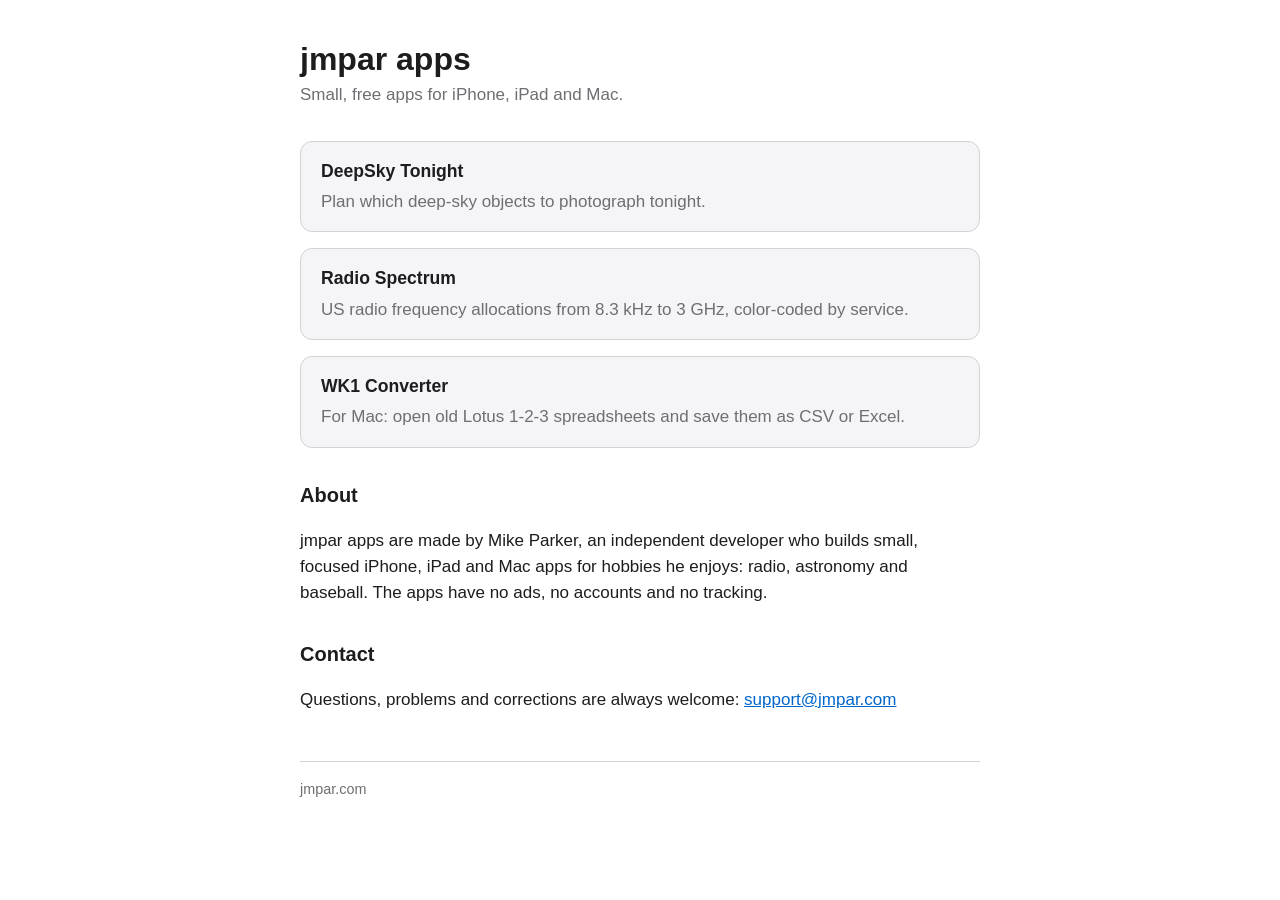
<file: index.html>
<!DOCTYPE html>
<html lang="en">
<head>
  <meta charset="utf-8">
  <meta name="viewport" content="width=device-width, initial-scale=1">
  <title>jmpar apps</title>
  <link rel="stylesheet" href="/style.css">
</head>
<body>
  <header>
    <h1>jmpar apps</h1>
    <p class="lead">Small, free apps for iPhone, iPad and Mac.</p>
  </header>

  <main>
    <a class="card" href="/astrotonight/">
      <h3>DeepSky Tonight</h3>
      <p>Plan which deep-sky objects to photograph tonight.</p>
    </a>

    <a class="card" href="/radio-spectrum/">
      <h3>Radio Spectrum</h3>
      <p>US radio frequency allocations from 8.3 kHz to 3 GHz, color-coded by service.</p>
    </a>

    <a class="card" href="/wk1-converter/">
      <h3>WK1 Converter</h3>
      <p>For Mac: open old Lotus 1-2-3 spreadsheets and save them as CSV or Excel.</p>
    </a>

    <h2>About</h2>
    <p>jmpar apps are made by Mike Parker, an independent developer who builds small, focused iPhone,
      iPad and Mac apps for hobbies he enjoys: radio, astronomy and baseball. The apps have no ads, no accounts and
      no tracking.</p>

    <h2>Contact</h2>
    <p>Questions, problems and corrections are always welcome: <a href="mailto:support@jmpar.com">support@jmpar.com</a></p>
  </main>

  <footer>jmpar.com</footer>
</body>
</html>
</file>
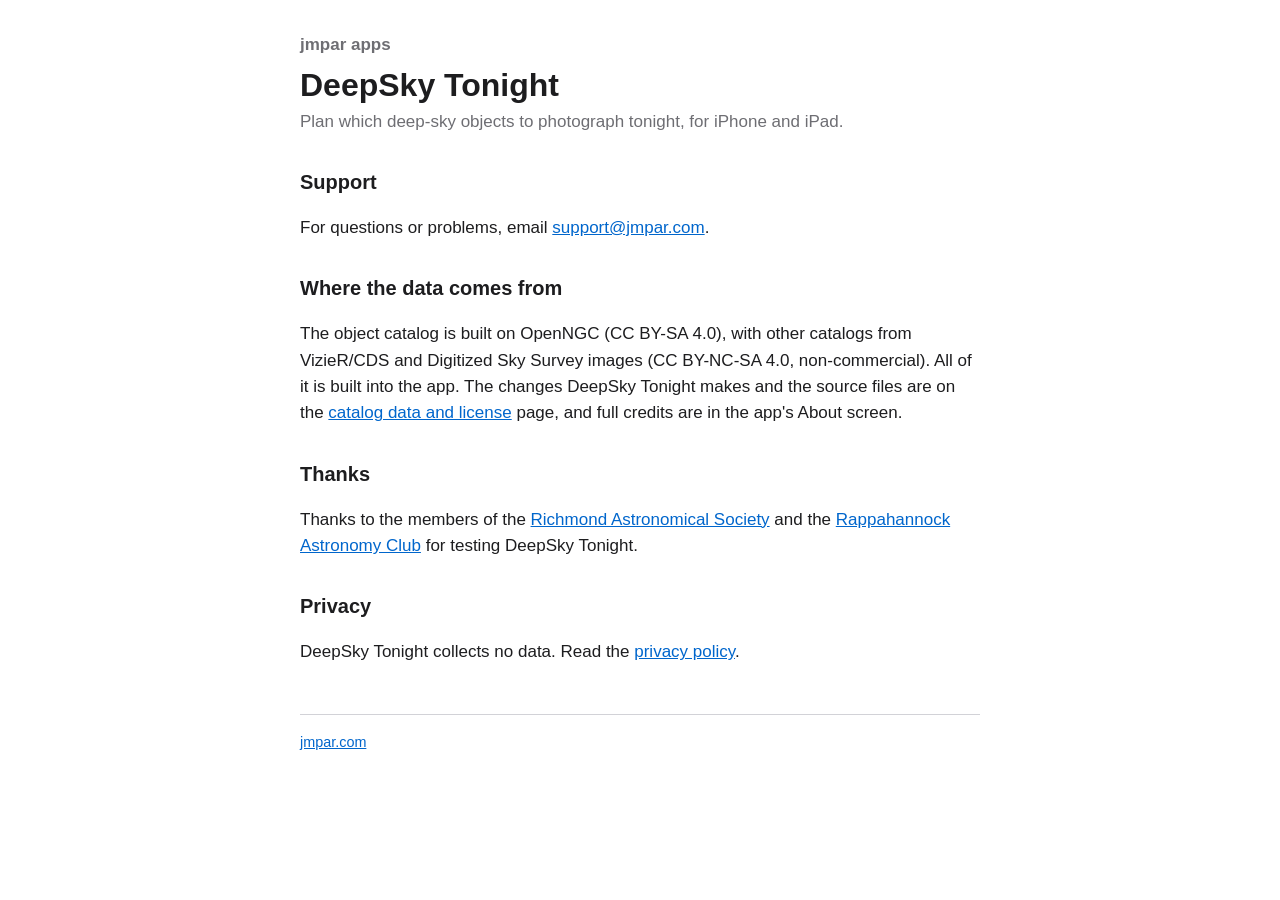
<file: astrotonight/index.html>
<!DOCTYPE html>
<html lang="en">
<head>
  <meta charset="utf-8">
  <meta name="viewport" content="width=device-width, initial-scale=1">
  <title>DeepSky Tonight Support</title>
  <link rel="stylesheet" href="/style.css">
</head>
<body>
  <header>
    <a class="site" href="/">jmpar apps</a>
    <h1>DeepSky Tonight</h1>
    <p class="lead">Plan which deep-sky objects to photograph tonight, for iPhone and iPad.</p>
  </header>

  <main>
    <h2>Support</h2>
    <p>For questions or problems, email <a href="mailto:support@jmpar.com?subject=DeepSky%20Tonight">support@jmpar.com</a>.</p>

    <h2>Where the data comes from</h2>
    <p>The object catalog is built on OpenNGC (CC BY-SA 4.0), with other catalogs from VizieR/CDS and
      Digitized Sky Survey images (CC BY-NC-SA 4.0, non-commercial). All of it is built into the app. The changes DeepSky Tonight makes and the
      source files are on the <a href="/astrotonight/catalog-data/">catalog data and license</a> page, and full
      credits are in the app's About screen.</p>

    <h2>Thanks</h2>
    <p>Thanks to the members of the <a href="https://richastro.org/">Richmond Astronomical Society</a>
      and the <a href="https://raclub.org/">Rappahannock Astronomy Club</a> for testing DeepSky Tonight.</p>

    <h2>Privacy</h2>
    <p>DeepSky Tonight collects no data. Read the <a href="/astrotonight/privacy/">privacy policy</a>.</p>
  </main>

  <footer><a href="/">jmpar.com</a></footer>
</body>
</html>
</file>
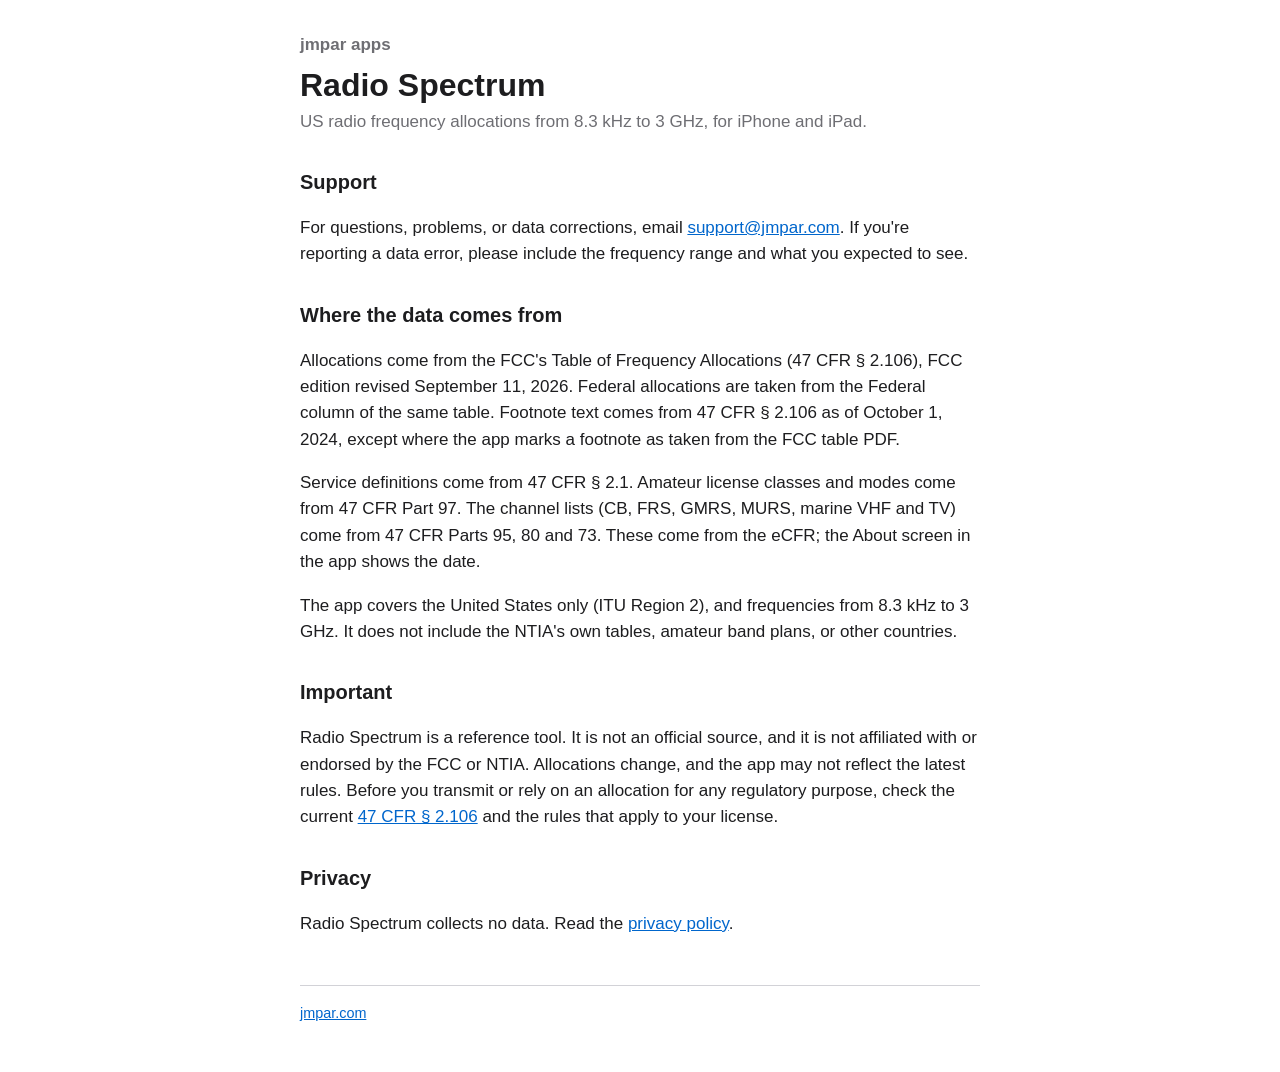
<file: radio-spectrum/index.html>
<!DOCTYPE html>
<html lang="en">
<head>
  <meta charset="utf-8">
  <meta name="viewport" content="width=device-width, initial-scale=1">
  <title>Radio Spectrum Support</title>
  <link rel="stylesheet" href="/style.css">
</head>
<body>
  <header>
    <a class="site" href="/">jmpar apps</a>
    <h1>Radio Spectrum</h1>
    <p class="lead">US radio frequency allocations from 8.3 kHz to 3 GHz, for iPhone and iPad.</p>
  </header>

  <main>
    <h2>Support</h2>
    <p>For questions, problems, or data corrections, email
      <a href="mailto:support@jmpar.com?subject=Radio%20Spectrum">support@jmpar.com</a>.
      If you're reporting a data error, please include the frequency range and what you expected to see.</p>

    <h2>Where the data comes from</h2>
    <p>Allocations come from the FCC's Table of Frequency Allocations (47 CFR § 2.106), FCC edition revised
      September 11, 2026. Federal allocations are taken from the Federal column of the same table. Footnote
      text comes from 47 CFR § 2.106 as of October 1, 2024, except where the app marks a footnote as taken
      from the FCC table PDF.</p>
    <p>Service definitions come from 47 CFR § 2.1. Amateur license classes and modes come from 47 CFR
      Part 97. The channel lists (CB, FRS, GMRS, MURS, marine VHF and TV) come from 47 CFR Parts 95, 80
      and 73. These come from the eCFR; the About screen in the app shows the date.</p>
    <p>The app covers the United States only (ITU Region 2), and frequencies from 8.3 kHz to 3 GHz. It
      does not include the NTIA's own tables, amateur band plans, or other countries.</p>

    <h2>Important</h2>
    <p>Radio Spectrum is a reference tool. It is not an official source, and it is not affiliated with or
      endorsed by the FCC or NTIA. Allocations change, and the app may not reflect the latest rules.
      Before you transmit or rely on an allocation for any regulatory purpose, check the current
      <a href="https://www.ecfr.gov/current/title-47/chapter-I/subchapter-A/part-2/subpart-B/section-2.106">47 CFR § 2.106</a>
      and the rules that apply to your license.</p>

    <h2>Privacy</h2>
    <p>Radio Spectrum collects no data. Read the <a href="/radio-spectrum/privacy/">privacy policy</a>.</p>
  </main>

  <footer><a href="/">jmpar.com</a></footer>
</body>
</html>
</file>
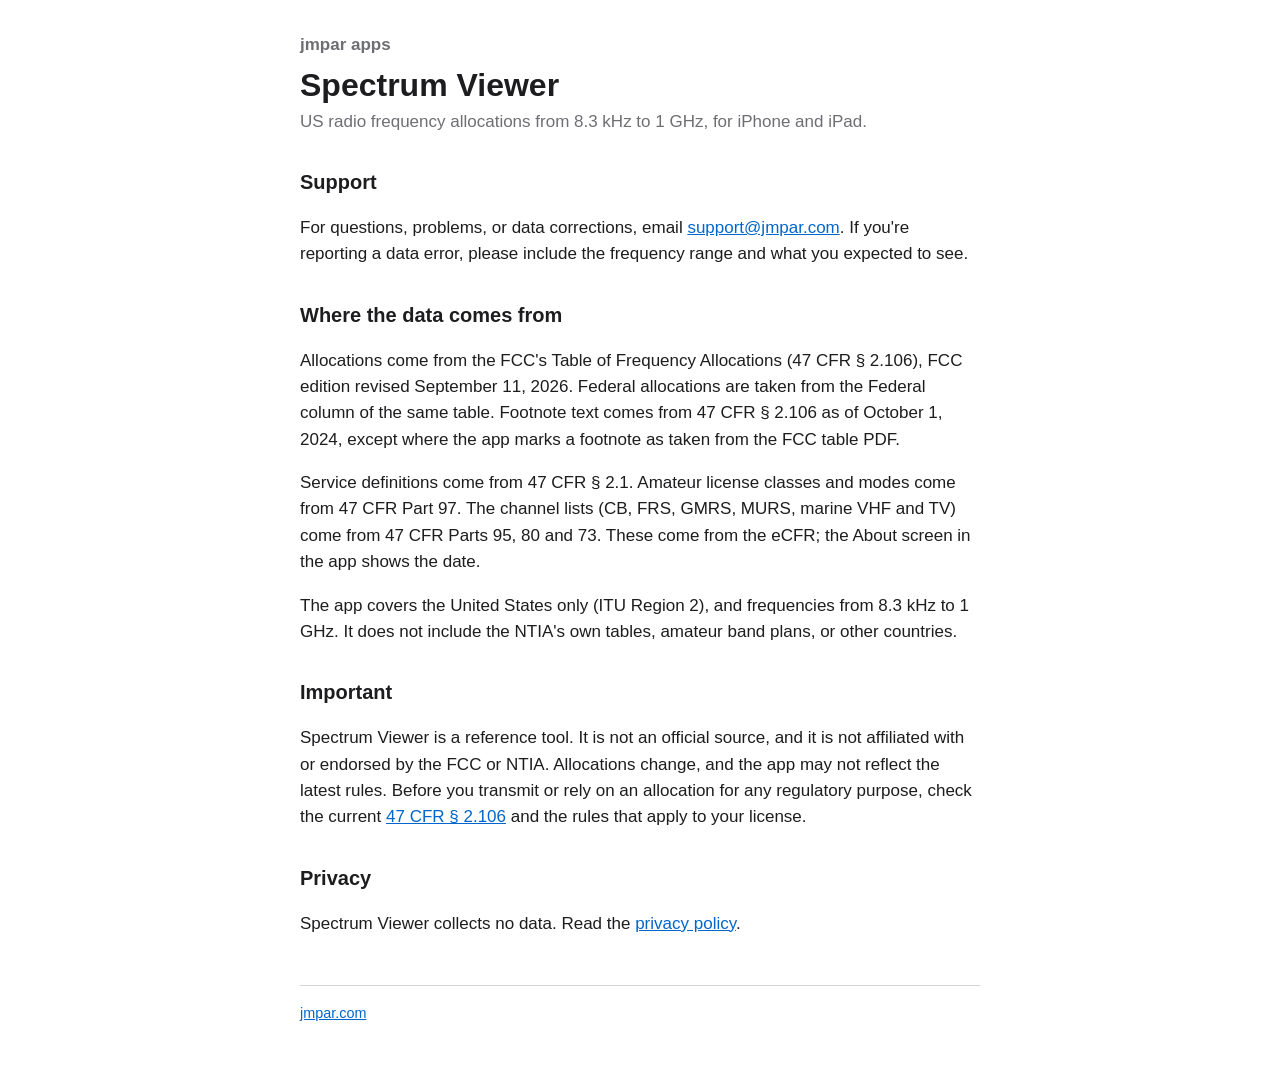
<file: spectrum-viewer/index.html>
<!DOCTYPE html>
<html lang="en">
<head>
  <meta charset="utf-8">
  <meta name="viewport" content="width=device-width, initial-scale=1">
  <title>Spectrum Viewer Support</title>
  <link rel="stylesheet" href="/style.css">
</head>
<body>
  <header>
    <a class="site" href="/">jmpar apps</a>
    <h1>Spectrum Viewer</h1>
    <p class="lead">US radio frequency allocations from 8.3 kHz to 1 GHz, for iPhone and iPad.</p>
  </header>

  <main>
    <h2>Support</h2>
    <p>For questions, problems, or data corrections, email
      <a href="mailto:support@jmpar.com?subject=Spectrum%20Viewer">support@jmpar.com</a>.
      If you're reporting a data error, please include the frequency range and what you expected to see.</p>

    <h2>Where the data comes from</h2>
    <p>Allocations come from the FCC's Table of Frequency Allocations (47 CFR § 2.106), FCC edition revised
      September 11, 2026. Federal allocations are taken from the Federal column of the same table. Footnote
      text comes from 47 CFR § 2.106 as of October 1, 2024, except where the app marks a footnote as taken
      from the FCC table PDF.</p>
    <p>Service definitions come from 47 CFR § 2.1. Amateur license classes and modes come from 47 CFR
      Part 97. The channel lists (CB, FRS, GMRS, MURS, marine VHF and TV) come from 47 CFR Parts 95, 80
      and 73. These come from the eCFR; the About screen in the app shows the date.</p>
    <p>The app covers the United States only (ITU Region 2), and frequencies from 8.3 kHz to 1 GHz. It
      does not include the NTIA's own tables, amateur band plans, or other countries.</p>

    <h2>Important</h2>
    <p>Spectrum Viewer is a reference tool. It is not an official source, and it is not affiliated with or
      endorsed by the FCC or NTIA. Allocations change, and the app may not reflect the latest rules.
      Before you transmit or rely on an allocation for any regulatory purpose, check the current
      <a href="https://www.ecfr.gov/current/title-47/chapter-I/subchapter-A/part-2/subpart-B/section-2.106">47 CFR § 2.106</a>
      and the rules that apply to your license.</p>

    <h2>Privacy</h2>
    <p>Spectrum Viewer collects no data. Read the <a href="/spectrum-viewer/privacy/">privacy policy</a>.</p>
  </main>

  <footer><a href="/">jmpar.com</a></footer>
</body>
</html>
</file>
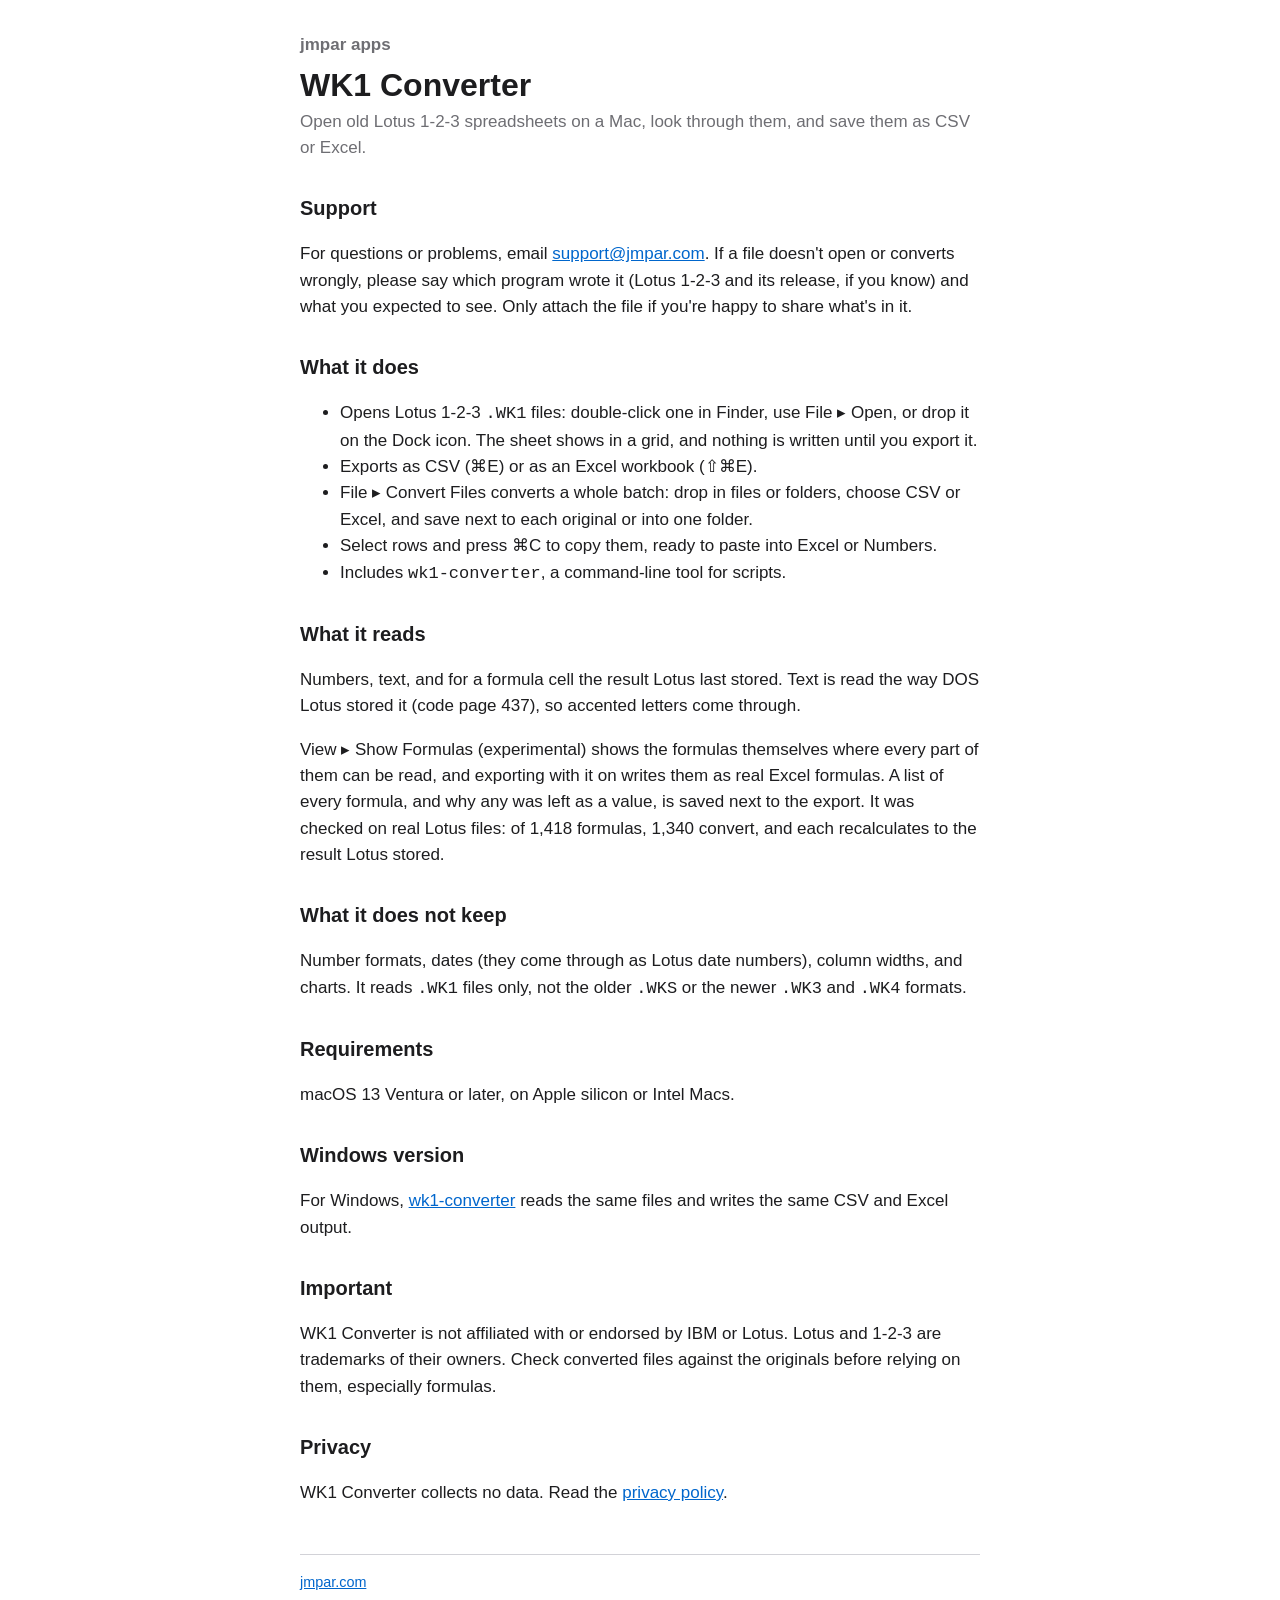
<file: wk1-converter/index.html>
<!DOCTYPE html>
<html lang="en">
<head>
  <meta charset="utf-8">
  <meta name="viewport" content="width=device-width, initial-scale=1">
  <title>WK1 Converter Support</title>
  <link rel="stylesheet" href="/style.css">
</head>
<body>
  <header>
    <a class="site" href="/">jmpar apps</a>
    <h1>WK1 Converter</h1>
    <p class="lead">Open old Lotus 1-2-3 spreadsheets on a Mac, look through them, and save them as CSV or Excel.</p>
  </header>

  <main>
    <h2>Support</h2>
    <p>For questions or problems, email
      <a href="mailto:support@jmpar.com?subject=WK1%20Converter">support@jmpar.com</a>.
      If a file doesn't open or converts wrongly, please say which program wrote it (Lotus 1-2-3 and its
      release, if you know) and what you expected to see. Only attach the file if you're happy to share
      what's in it.</p>

    <h2>What it does</h2>
    <ul>
      <li>Opens Lotus 1-2-3 <code>.WK1</code> files: double-click one in Finder, use File ▸ Open, or drop it on the
        Dock icon. The sheet shows in a grid, and nothing is written until you export it.</li>
      <li>Exports as CSV (⌘E) or as an Excel workbook (⇧⌘E).</li>
      <li>File ▸ Convert Files converts a whole batch: drop in files or folders, choose CSV or Excel, and save
        next to each original or into one folder.</li>
      <li>Select rows and press ⌘C to copy them, ready to paste into Excel or Numbers.</li>
      <li>Includes <code>wk1-converter</code>, a command-line tool for scripts.</li>
    </ul>

    <h2>What it reads</h2>
    <p>Numbers, text, and for a formula cell the result Lotus last stored. Text is read the way DOS Lotus
      stored it (code page 437), so accented letters come through.</p>
    <p>View ▸ Show Formulas (experimental) shows the formulas themselves where every part of them can be read,
      and exporting with it on writes them as real Excel formulas. A list of every formula, and why any was
      left as a value, is saved next to the export. It was checked on real Lotus files: of 1,418 formulas,
      1,340 convert, and each recalculates to the result Lotus stored.</p>

    <h2>What it does not keep</h2>
    <p>Number formats, dates (they come through as Lotus date numbers), column widths, and charts. It reads
      <code>.WK1</code> files only, not the older <code>.WKS</code> or the newer <code>.WK3</code> and
      <code>.WK4</code> formats.</p>

    <h2>Requirements</h2>
    <p>macOS 13 Ventura or later, on Apple silicon or Intel Macs.</p>

    <h2>Windows version</h2>
    <p>For Windows, <a href="https://mikep63.github.io/wk1-converter/">wk1-converter</a> reads the same files
      and writes the same CSV and Excel output.</p>

    <h2>Important</h2>
    <p>WK1 Converter is not affiliated with or endorsed by IBM or Lotus. Lotus and 1-2-3 are trademarks of
      their owners. Check converted files against the originals before relying on them, especially formulas.</p>

    <h2>Privacy</h2>
    <p>WK1 Converter collects no data. Read the <a href="/wk1-converter/privacy/">privacy policy</a>.</p>
  </main>

  <footer><a href="/">jmpar.com</a></footer>
</body>
</html>
</file>
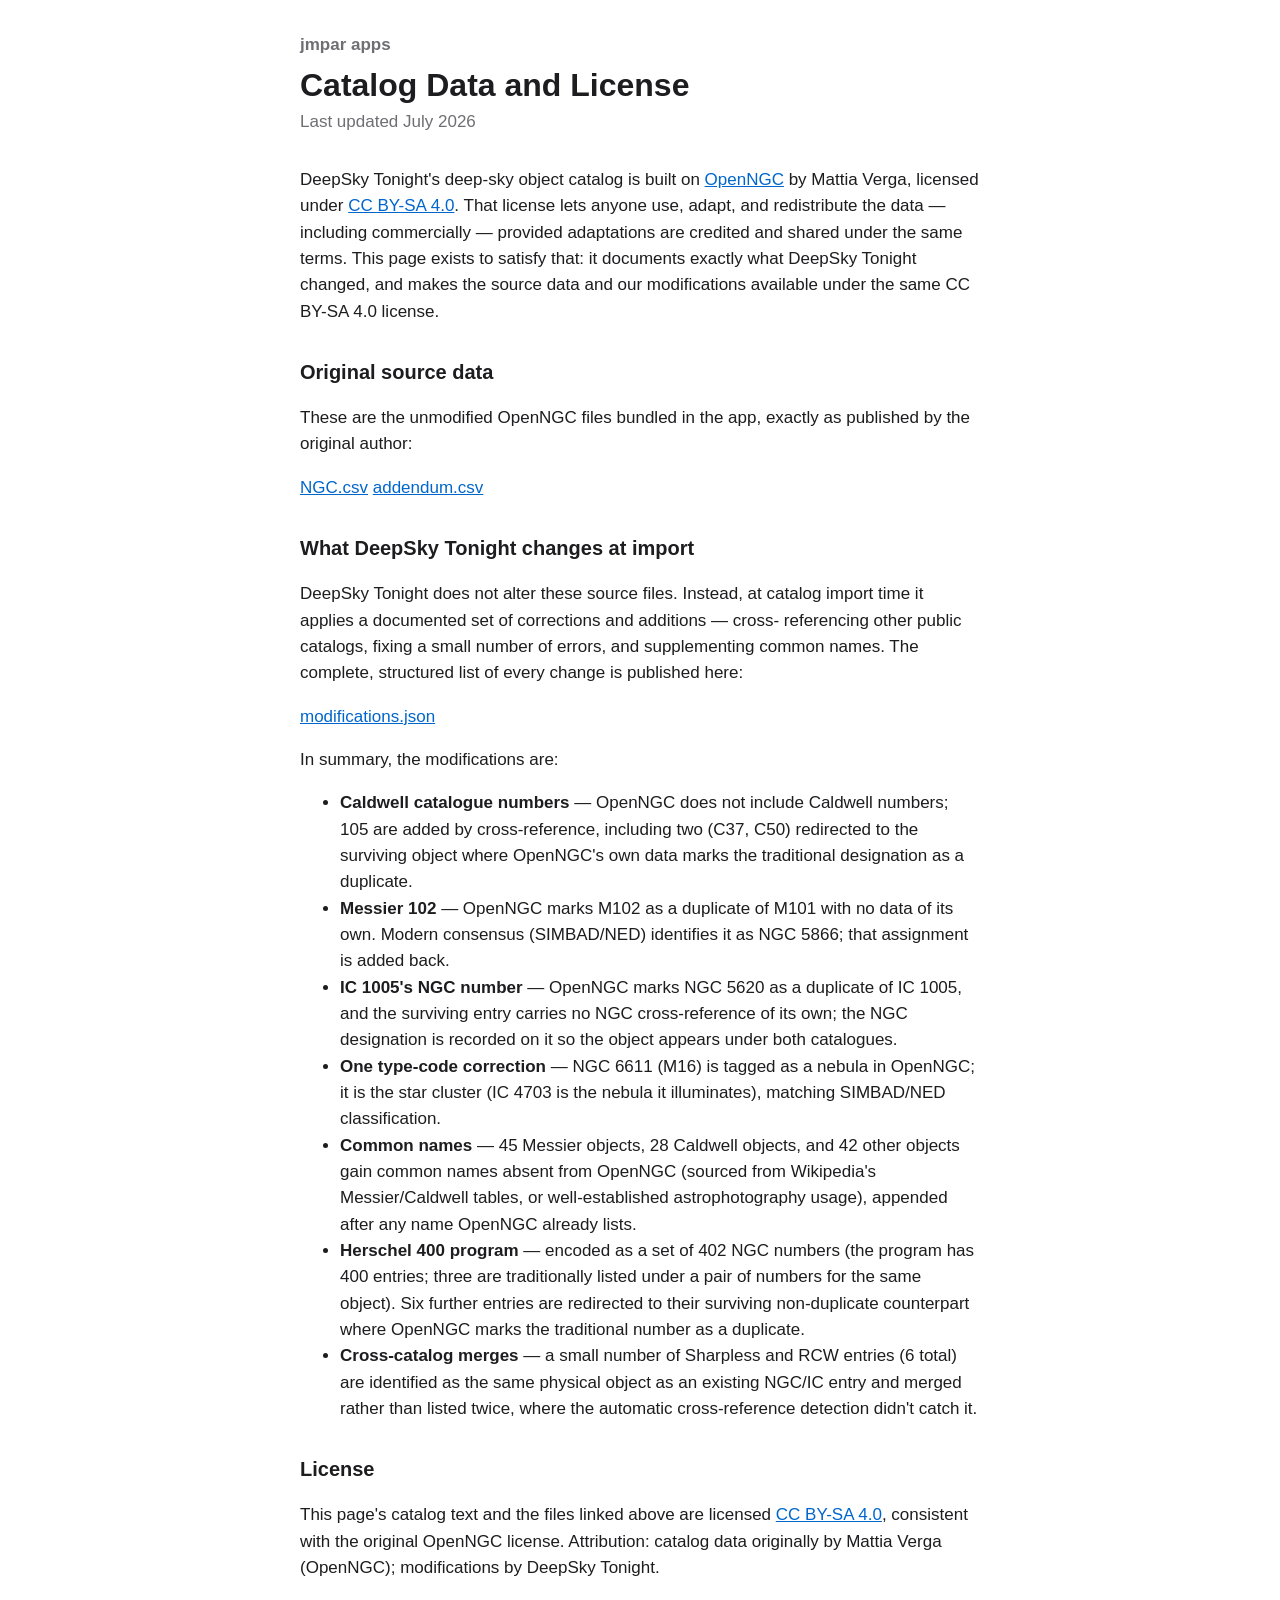
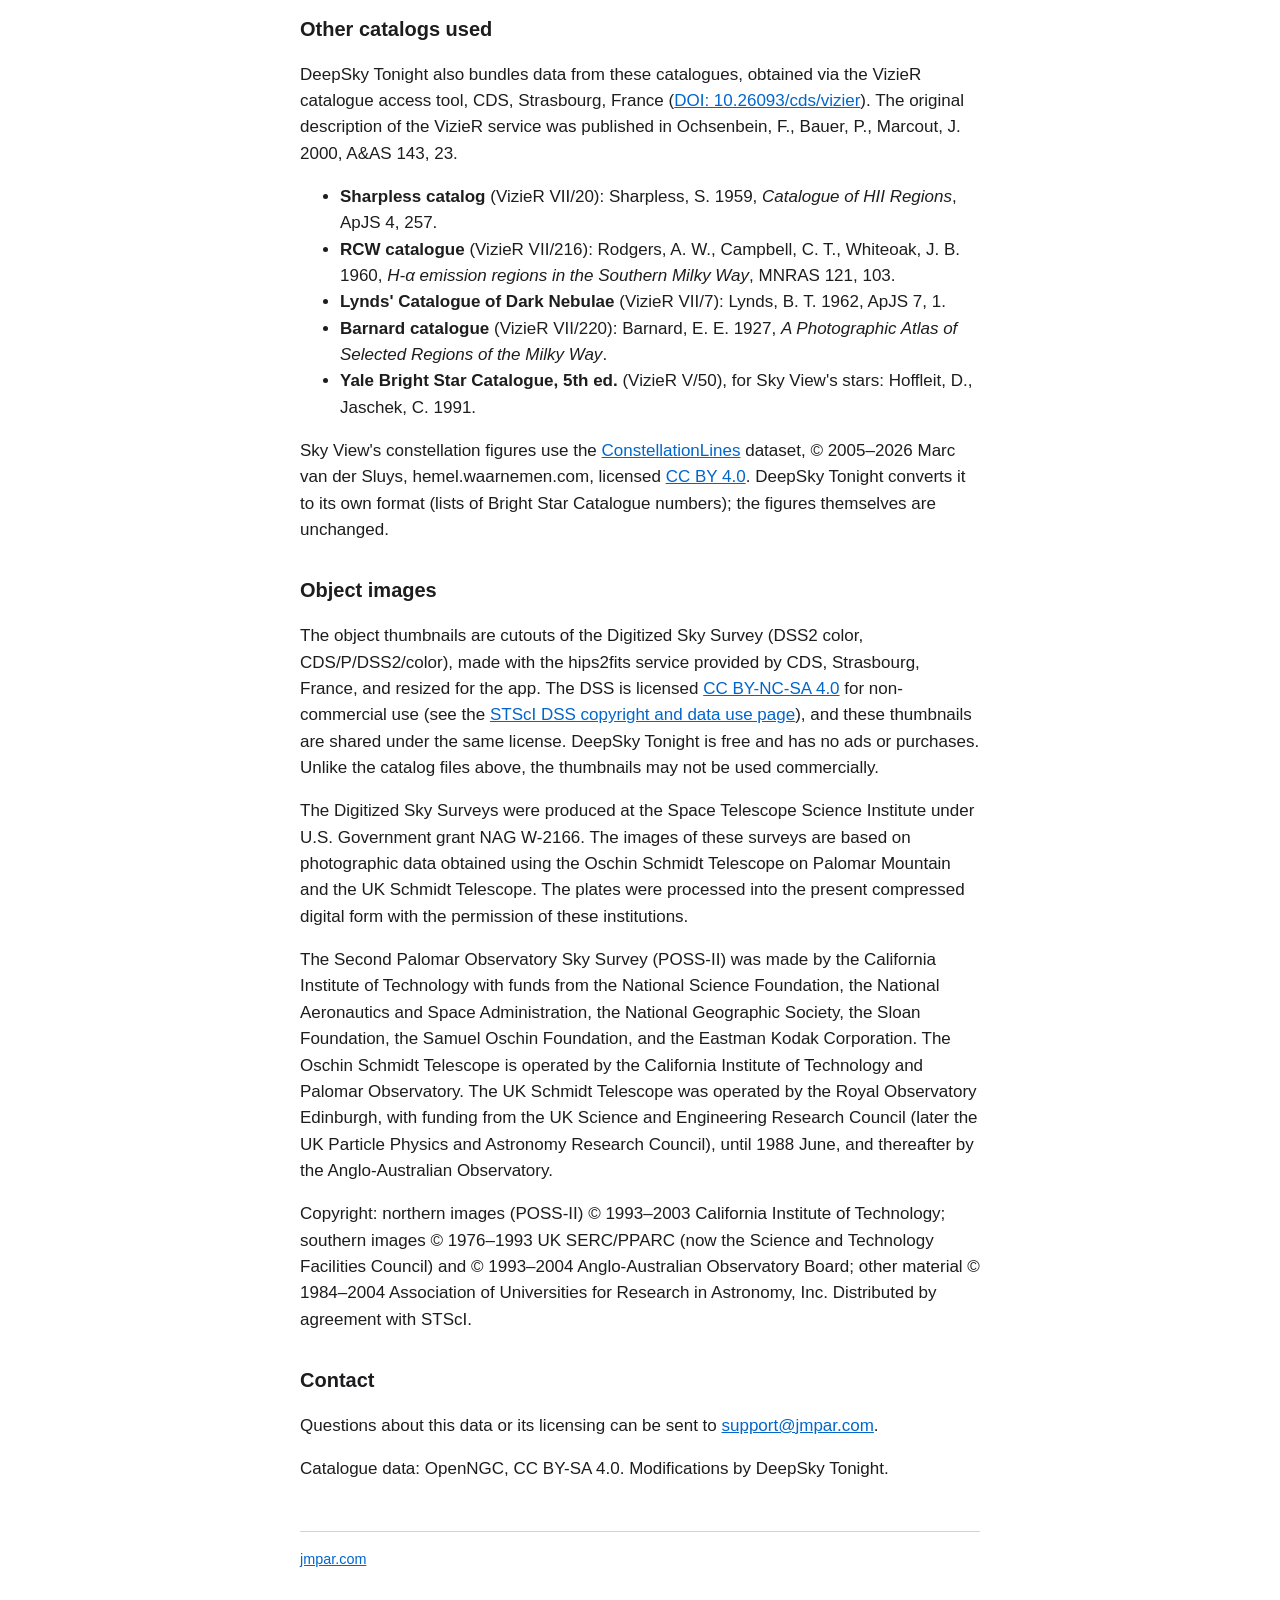
<file: astrotonight/catalog-data/index.html>
<!DOCTYPE html>
<html lang="en">
<head>
  <meta charset="utf-8">
  <meta name="viewport" content="width=device-width, initial-scale=1">
  <title>DeepSky Tonight Catalog Data and License</title>
  <link rel="stylesheet" href="/style.css">
</head>
<body>
  <header>
    <a class="site" href="/">jmpar apps</a>
    <h1>Catalog Data and License</h1>
    <p class="lead">Last updated July 2026</p>
  </header>

  <main>
    <p>DeepSky Tonight's deep-sky object catalog is built on <a href="https://github.com/mattiaverga/OpenNGC">OpenNGC</a>
    by Mattia Verga, licensed under
    <a href="https://creativecommons.org/licenses/by-sa/4.0/">CC BY-SA 4.0</a>.
    That license lets anyone use, adapt, and redistribute the data — including
    commercially — provided adaptations are credited and shared under the same
    terms. This page exists to satisfy that: it documents exactly what DeepSky Tonight
    changed, and makes the source data and our modifications available under
    the same CC BY-SA 4.0 license.</p>

    <h2>Original source data</h2>
    <p>These are the unmodified OpenNGC files bundled in the app, exactly as
    published by the original author:</p>
    <div class="files">
      <a href="data/NGC.csv">NGC.csv</a>
      <a href="data/addendum.csv">addendum.csv</a>
    </div>

    <h2>What DeepSky Tonight changes at import</h2>
    <p>DeepSky Tonight does not alter these source files. Instead, at catalog import
    time it applies a documented set of corrections and additions — cross-
    referencing other public catalogs, fixing a small number of errors, and
    supplementing common names. The complete, structured list of every change
    is published here:</p>
    <div class="files">
      <a href="data/modifications.json">modifications.json</a>
    </div>

    <p>In summary, the modifications are:</p>
    <ul>
      <li><strong>Caldwell catalogue numbers</strong> — OpenNGC does not include
        Caldwell numbers; 105 are added by cross-reference, including two
        (C37, C50) redirected to the surviving object where OpenNGC's own data
        marks the traditional designation as a duplicate.</li>
      <li><strong>Messier 102</strong> — OpenNGC marks M102 as a duplicate of
        M101 with no data of its own. Modern consensus (SIMBAD/NED) identifies
        it as NGC&nbsp;5866; that assignment is added back.</li>
      <li><strong>IC 1005's NGC number</strong> — OpenNGC marks NGC&nbsp;5620 as
        a duplicate of IC&nbsp;1005, and the surviving entry carries no NGC
        cross-reference of its own; the NGC designation is recorded on it so
        the object appears under both catalogues.</li>
      <li><strong>One type-code correction</strong> — NGC&nbsp;6611 (M16) is
        tagged as a nebula in OpenNGC; it is the star cluster (IC&nbsp;4703 is
        the nebula it illuminates), matching SIMBAD/NED classification.</li>
      <li><strong>Common names</strong> — 45 Messier objects, 28 Caldwell
        objects, and 42 other objects gain common names absent from OpenNGC
        (sourced from Wikipedia's Messier/Caldwell tables, or well-established
        astrophotography usage), appended after any name OpenNGC already lists.</li>
      <li><strong>Herschel 400 program</strong> — encoded as a set of 402 NGC
        numbers (the program has 400 entries; three are traditionally listed
        under a pair of numbers for the same object). Six further entries are
        redirected to their surviving non-duplicate counterpart where OpenNGC
        marks the traditional number as a duplicate.</li>
      <li><strong>Cross-catalog merges</strong> — a small number of Sharpless
        and RCW entries (6 total) are identified as the same physical object as
        an existing NGC/IC entry and merged rather than listed twice, where the
        automatic cross-reference detection didn't catch it.</li>
    </ul>

    <h2>License</h2>
    <p>This page's catalog text and the files linked above are licensed
    <a href="https://creativecommons.org/licenses/by-sa/4.0/">CC BY-SA 4.0</a>,
    consistent with the original OpenNGC license. Attribution: catalog data
    originally by Mattia Verga (OpenNGC); modifications by DeepSky Tonight.</p>

    <h2 id="other-catalogs">Other catalogs used</h2>
    <p>DeepSky Tonight also bundles data from these catalogues, obtained via the VizieR catalogue
    access tool, CDS, Strasbourg, France
    (<a href="https://doi.org/10.26093/cds/vizier">DOI: 10.26093/cds/vizier</a>). The original
    description of the VizieR service was published in Ochsenbein, F., Bauer, P., Marcout, J. 2000,
    A&amp;AS 143, 23.</p>
    <ul>
      <li><strong>Sharpless catalog</strong> (VizieR VII/20): Sharpless, S. 1959, <em>Catalogue of HII Regions</em>, ApJS 4, 257.</li>
      <li><strong>RCW catalogue</strong> (VizieR VII/216): Rodgers, A. W., Campbell, C. T., Whiteoak, J. B. 1960, <em>H-&alpha; emission regions in the Southern Milky Way</em>, MNRAS 121, 103.</li>
      <li><strong>Lynds' Catalogue of Dark Nebulae</strong> (VizieR VII/7): Lynds, B. T. 1962, ApJS 7, 1.</li>
      <li><strong>Barnard catalogue</strong> (VizieR VII/220): Barnard, E. E. 1927, <em>A Photographic Atlas of Selected Regions of the Milky Way</em>.</li>
      <li><strong>Yale Bright Star Catalogue, 5th ed.</strong> (VizieR V/50), for Sky View's stars: Hoffleit, D., Jaschek, C. 1991.</li>
    </ul>
    <p>Sky View's constellation figures use the
    <a href="https://github.com/MarcvdSluys/ConstellationLines">ConstellationLines</a> dataset,
    &copy; 2005&ndash;2026 Marc van der Sluys, hemel.waarnemen.com, licensed
    <a href="https://creativecommons.org/licenses/by/4.0/">CC BY 4.0</a>. DeepSky Tonight converts it to
    its own format (lists of Bright Star Catalogue numbers); the figures themselves are unchanged.</p>

    <h2>Object images</h2>
    <p>The object thumbnails are cutouts of the Digitized Sky Survey (DSS2 color,
    CDS/P/DSS2/color), made with the hips2fits service provided by CDS, Strasbourg, France, and resized
    for the app. The DSS is licensed
    <a href="https://creativecommons.org/licenses/by-nc-sa/4.0/">CC BY-NC-SA 4.0</a> for non-commercial
    use (see the <a href="https://archive.stsci.edu/dss/copyright.html">STScI DSS copyright and data use
    page</a>), and these thumbnails are shared under the same license. DeepSky Tonight is free and has no ads
    or purchases. Unlike the catalog files above, the thumbnails may not be used commercially.</p>
    <p>The Digitized Sky Surveys were produced at the Space Telescope Science Institute under U.S.
    Government grant NAG W-2166. The images of these surveys are based on photographic data obtained
    using the Oschin Schmidt Telescope on Palomar Mountain and the UK Schmidt Telescope. The plates were
    processed into the present compressed digital form with the permission of these institutions.</p>
    <p>The Second Palomar Observatory Sky Survey (POSS-II) was made by the California Institute of
    Technology with funds from the National Science Foundation, the National Aeronautics and Space
    Administration, the National Geographic Society, the Sloan Foundation, the Samuel Oschin Foundation,
    and the Eastman Kodak Corporation. The Oschin Schmidt Telescope is operated by the California
    Institute of Technology and Palomar Observatory. The UK Schmidt Telescope was operated by the Royal
    Observatory Edinburgh, with funding from the UK Science and Engineering Research Council (later the UK
    Particle Physics and Astronomy Research Council), until 1988 June, and thereafter by the
    Anglo-Australian Observatory.</p>
    <p>Copyright: northern images (POSS-II) &copy; 1993&ndash;2003 California Institute of Technology;
    southern images &copy; 1976&ndash;1993 UK SERC/PPARC (now the Science and Technology Facilities
    Council) and &copy; 1993&ndash;2004 Anglo-Australian Observatory Board; other material &copy;
    1984&ndash;2004 Association of Universities for Research in Astronomy, Inc. Distributed by agreement
    with STScI.</p>

    <h2>Contact</h2>
    <p>Questions about this data or its licensing can be sent to
    <a href="mailto:support@jmpar.com?subject=DeepSky%20Tonight%20catalog%20data">support@jmpar.com</a>.</p>
    <p>Catalogue data: OpenNGC, CC BY-SA 4.0. Modifications by DeepSky Tonight.</p>
  </main>

  <footer><a href="/">jmpar.com</a></footer>
</body>
</html>
</file>
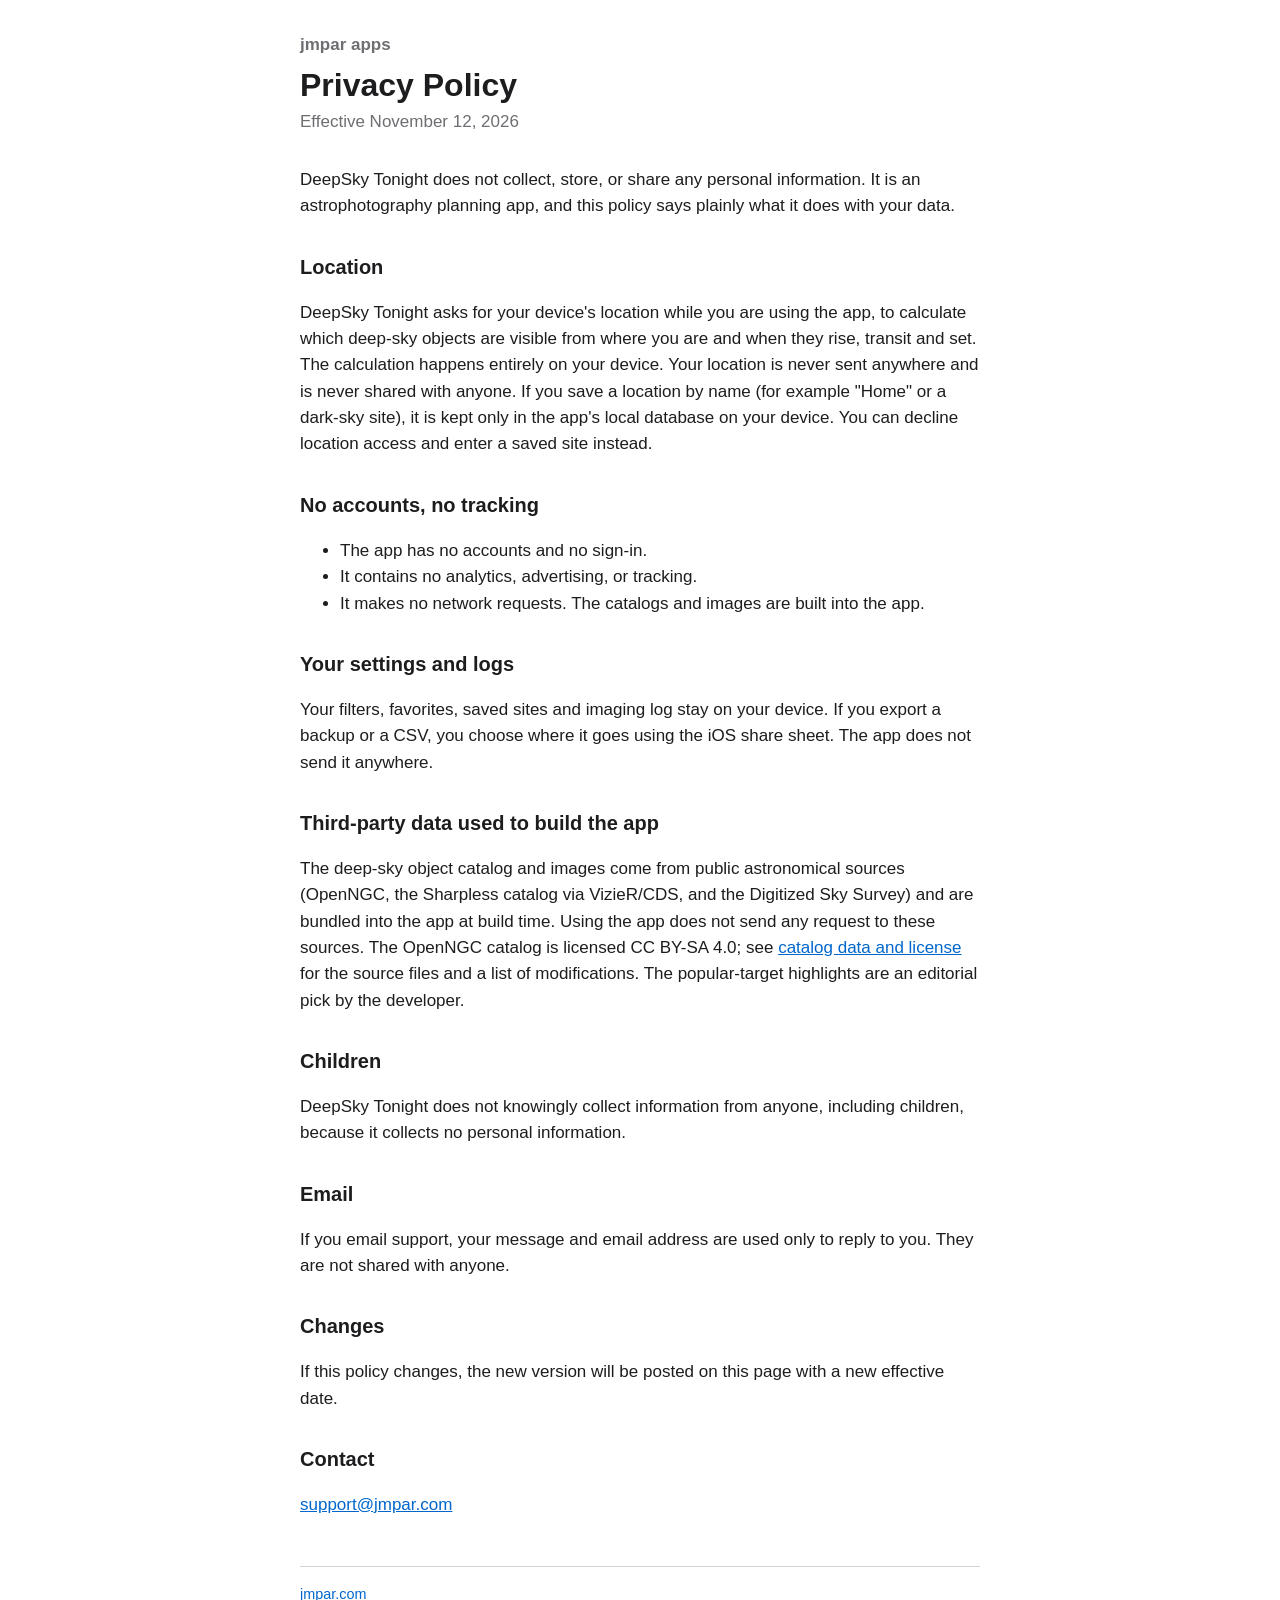
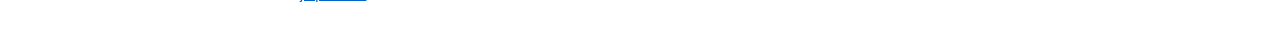
<file: astrotonight/privacy/index.html>
<!DOCTYPE html>
<html lang="en">
<head>
  <meta charset="utf-8">
  <meta name="viewport" content="width=device-width, initial-scale=1">
  <title>DeepSky Tonight Privacy Policy</title>
  <link rel="stylesheet" href="/style.css">
</head>
<body>
  <header>
    <a class="site" href="/">jmpar apps</a>
    <h1>Privacy Policy</h1>
    <p class="lead">Effective November 12, 2026</p>
  </header>

  <main>
    <p>DeepSky Tonight does not collect, store, or share any personal information. It is an astrophotography
      planning app, and this policy says plainly what it does with your data.</p>

    <h2>Location</h2>
    <p>DeepSky Tonight asks for your device's location while you are using the app, to calculate which deep-sky
      objects are visible from where you are and when they rise, transit and set. The calculation happens
      entirely on your device. Your location is never sent anywhere and is never shared with anyone. If you
      save a location by name (for example "Home" or a dark-sky site), it is kept only in the app's local
      database on your device. You can decline location access and enter a saved site instead.</p>

    <h2>No accounts, no tracking</h2>
    <ul>
      <li>The app has no accounts and no sign-in.</li>
      <li>It contains no analytics, advertising, or tracking.</li>
      <li>It makes no network requests. The catalogs and images are built into the app.</li>
    </ul>

    <h2>Your settings and logs</h2>
    <p>Your filters, favorites, saved sites and imaging log stay on your device. If you export a backup or
      a CSV, you choose where it goes using the iOS share sheet. The app does not send it anywhere.</p>

    <h2>Third-party data used to build the app</h2>
    <p>The deep-sky object catalog and images come from public astronomical sources (OpenNGC, the Sharpless
      catalog via VizieR/CDS, and the Digitized Sky Survey) and are bundled into the app at build time. Using
      the app does not send any request to these sources. The OpenNGC catalog is licensed CC BY-SA 4.0; see
      <a href="/astrotonight/catalog-data/">catalog data and license</a> for the source files and a list of
      modifications. The popular-target highlights are an editorial pick by the developer.</p>

    <h2>Children</h2>
    <p>DeepSky Tonight does not knowingly collect information from anyone, including children, because it
      collects no personal information.</p>

    <h2>Email</h2>
    <p>If you email support, your message and email address are used only to reply to you. They are not
      shared with anyone.</p>

    <h2>Changes</h2>
    <p>If this policy changes, the new version will be posted on this page with a new effective date.</p>

    <h2>Contact</h2>
    <p><a href="mailto:support@jmpar.com?subject=DeepSky%20Tonight">support@jmpar.com</a></p>
  </main>

  <footer><a href="/">jmpar.com</a></footer>
</body>
</html>
</file>
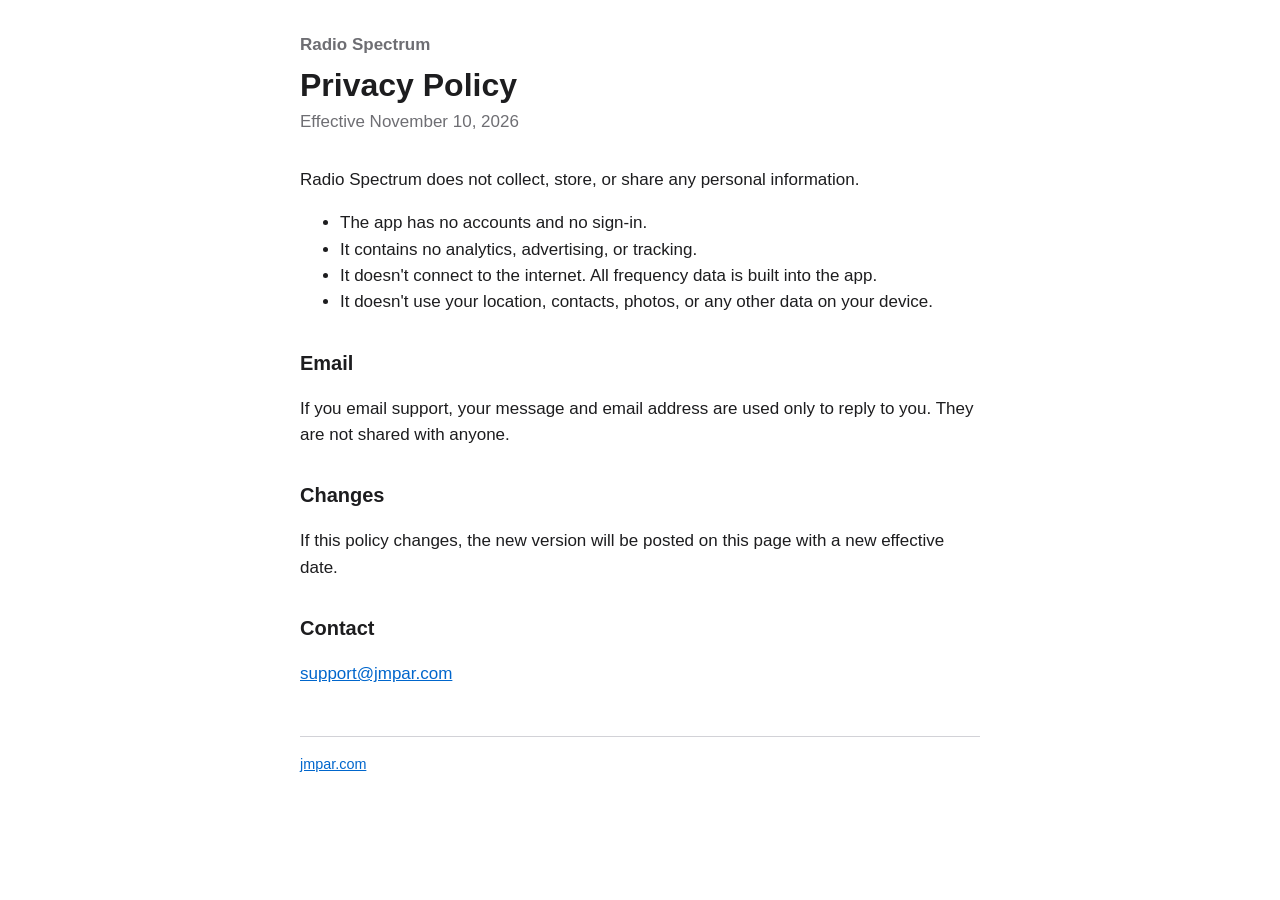
<file: radio-spectrum/privacy/index.html>
<!DOCTYPE html>
<html lang="en">
<head>
  <meta charset="utf-8">
  <meta name="viewport" content="width=device-width, initial-scale=1">
  <title>Radio Spectrum Privacy Policy</title>
  <link rel="stylesheet" href="/style.css">
</head>
<body>
  <header>
    <a class="site" href="/radio-spectrum/">Radio Spectrum</a>
    <h1>Privacy Policy</h1>
    <p class="lead">Effective November 10, 2026</p>
  </header>

  <main>
    <p>Radio Spectrum does not collect, store, or share any personal information.</p>

    <ul>
      <li>The app has no accounts and no sign-in.</li>
      <li>It contains no analytics, advertising, or tracking.</li>
      <li>It doesn't connect to the internet. All frequency data is built into the app.</li>
      <li>It doesn't use your location, contacts, photos, or any other data on your device.</li>
    </ul>

    <h2>Email</h2>
    <p>If you email support, your message and email address are used only to reply to you.
      They are not shared with anyone.</p>

    <h2>Changes</h2>
    <p>If this policy changes, the new version will be posted on this page with a new effective date.</p>

    <h2>Contact</h2>
    <p><a href="mailto:support@jmpar.com?subject=Radio%20Spectrum">support@jmpar.com</a></p>
  </main>

  <footer><a href="/">jmpar.com</a></footer>
</body>
</html>
</file>
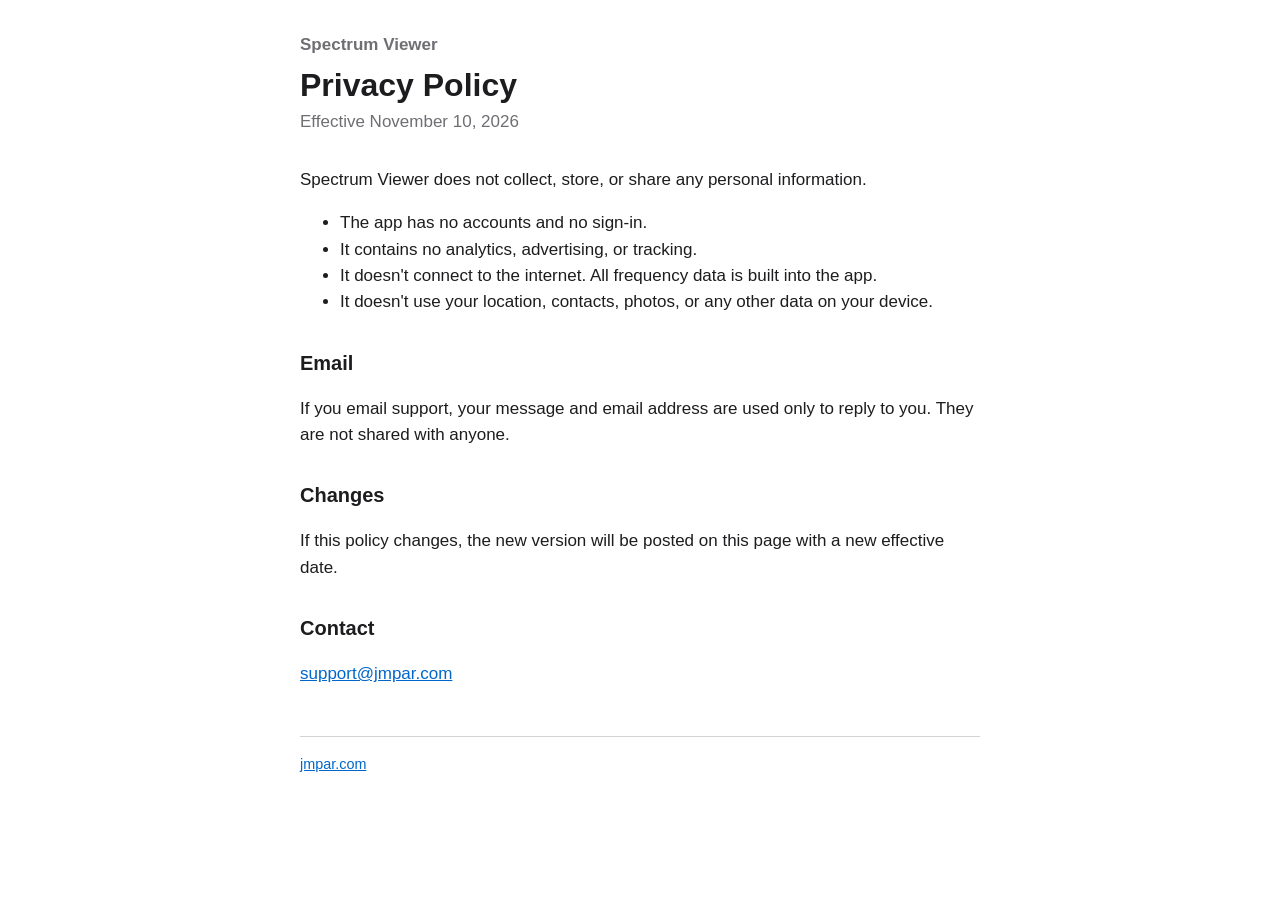
<file: spectrum-viewer/privacy/index.html>
<!DOCTYPE html>
<html lang="en">
<head>
  <meta charset="utf-8">
  <meta name="viewport" content="width=device-width, initial-scale=1">
  <title>Spectrum Viewer Privacy Policy</title>
  <link rel="stylesheet" href="/style.css">
</head>
<body>
  <header>
    <a class="site" href="/spectrum-viewer/">Spectrum Viewer</a>
    <h1>Privacy Policy</h1>
    <p class="lead">Effective November 10, 2026</p>
  </header>

  <main>
    <p>Spectrum Viewer does not collect, store, or share any personal information.</p>

    <ul>
      <li>The app has no accounts and no sign-in.</li>
      <li>It contains no analytics, advertising, or tracking.</li>
      <li>It doesn't connect to the internet. All frequency data is built into the app.</li>
      <li>It doesn't use your location, contacts, photos, or any other data on your device.</li>
    </ul>

    <h2>Email</h2>
    <p>If you email support, your message and email address are used only to reply to you.
      They are not shared with anyone.</p>

    <h2>Changes</h2>
    <p>If this policy changes, the new version will be posted on this page with a new effective date.</p>

    <h2>Contact</h2>
    <p><a href="mailto:support@jmpar.com">support@jmpar.com</a></p>
  </main>

  <footer><a href="/">jmpar.com</a></footer>
</body>
</html>
</file>
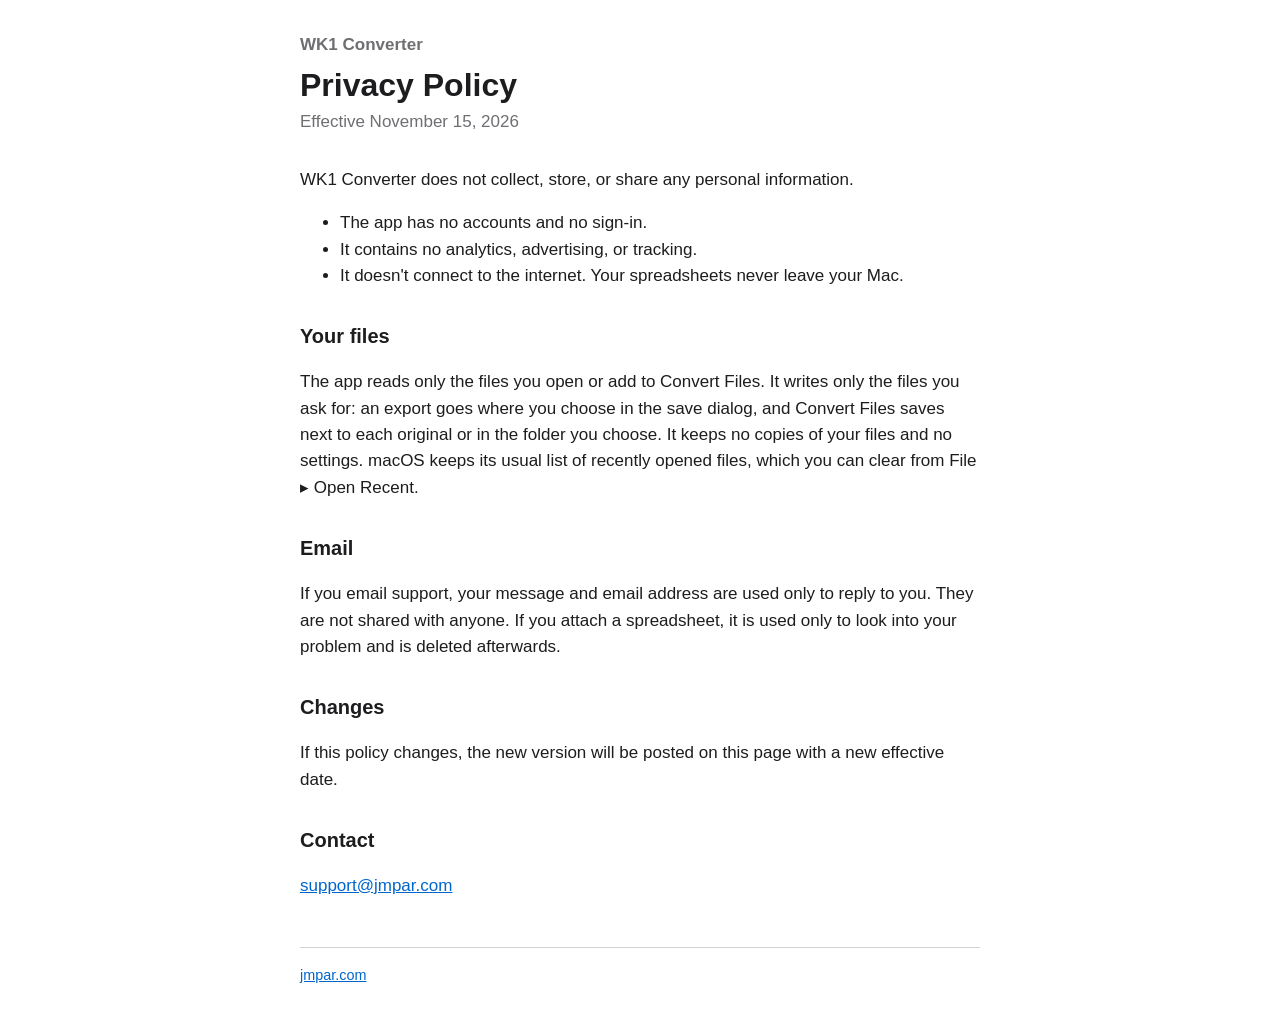
<file: wk1-converter/privacy/index.html>
<!DOCTYPE html>
<html lang="en">
<head>
  <meta charset="utf-8">
  <meta name="viewport" content="width=device-width, initial-scale=1">
  <title>WK1 Converter Privacy Policy</title>
  <link rel="stylesheet" href="/style.css">
</head>
<body>
  <header>
    <a class="site" href="/wk1-converter/">WK1 Converter</a>
    <h1>Privacy Policy</h1>
    <p class="lead">Effective November 15, 2026</p>
  </header>

  <main>
    <p>WK1 Converter does not collect, store, or share any personal information.</p>

    <ul>
      <li>The app has no accounts and no sign-in.</li>
      <li>It contains no analytics, advertising, or tracking.</li>
      <li>It doesn't connect to the internet. Your spreadsheets never leave your Mac.</li>
    </ul>

    <h2>Your files</h2>
    <p>The app reads only the files you open or add to Convert Files. It writes only the files you ask for:
      an export goes where you choose in the save dialog, and Convert Files saves next to each original or in
      the folder you choose. It keeps no copies of your files and no settings. macOS keeps its usual list of
      recently opened files, which you can clear from File ▸ Open Recent.</p>

    <h2>Email</h2>
    <p>If you email support, your message and email address are used only to reply to you.
      They are not shared with anyone. If you attach a spreadsheet, it is used only to look into your problem
      and is deleted afterwards.</p>

    <h2>Changes</h2>
    <p>If this policy changes, the new version will be posted on this page with a new effective date.</p>

    <h2>Contact</h2>
    <p><a href="mailto:support@jmpar.com?subject=WK1%20Converter">support@jmpar.com</a></p>
  </main>

  <footer><a href="/">jmpar.com</a></footer>
</body>
</html>
</file>
<file: style.css>
:root {
  color-scheme: light dark;
  --text: #1d1d1f;
  --muted: #6e6e73;
  --bg: #ffffff;
  --card: #f5f5f7;
  --border: #d2d2d7;
  --link: #0066cc;
}
@media (prefers-color-scheme: dark) {
  :root {
    --text: #f5f5f7;
    --muted: #a1a1a6;
    --bg: #111111;
    --card: #1c1c1e;
    --border: #38383a;
    --link: #4da3ff;
  }
}
* { box-sizing: border-box; }
body {
  margin: 0 auto;
  max-width: 720px;
  padding: 2rem 1.25rem 3rem;
  font: 17px/1.55 -apple-system, BlinkMacSystemFont, "Segoe UI", Roboto, Helvetica, Arial, sans-serif;
  color: var(--text);
  background: var(--bg);
}
a { color: var(--link); }
header { margin-bottom: 2rem; }
header .site { font-weight: 600; text-decoration: none; color: var(--muted); }
h1 { font-size: 2rem; line-height: 1.2; margin: 0.5rem 0 0.25rem; }
h2 { font-size: 1.25rem; margin-top: 2rem; }
.lead { color: var(--muted); margin-top: 0; }
.card {
  display: block;
  padding: 1rem 1.25rem;
  margin: 1rem 0;
  border: 1px solid var(--border);
  border-radius: 12px;
  background: var(--card);
  color: inherit;
  text-decoration: none;
}
.card h3 { margin: 0 0 0.25rem; font-size: 1.1rem; }
.card p { margin: 0; color: var(--muted); }
footer {
  margin-top: 3rem;
  padding-top: 1rem;
  border-top: 1px solid var(--border);
  color: var(--muted);
  font-size: 0.9rem;
}
</file>
